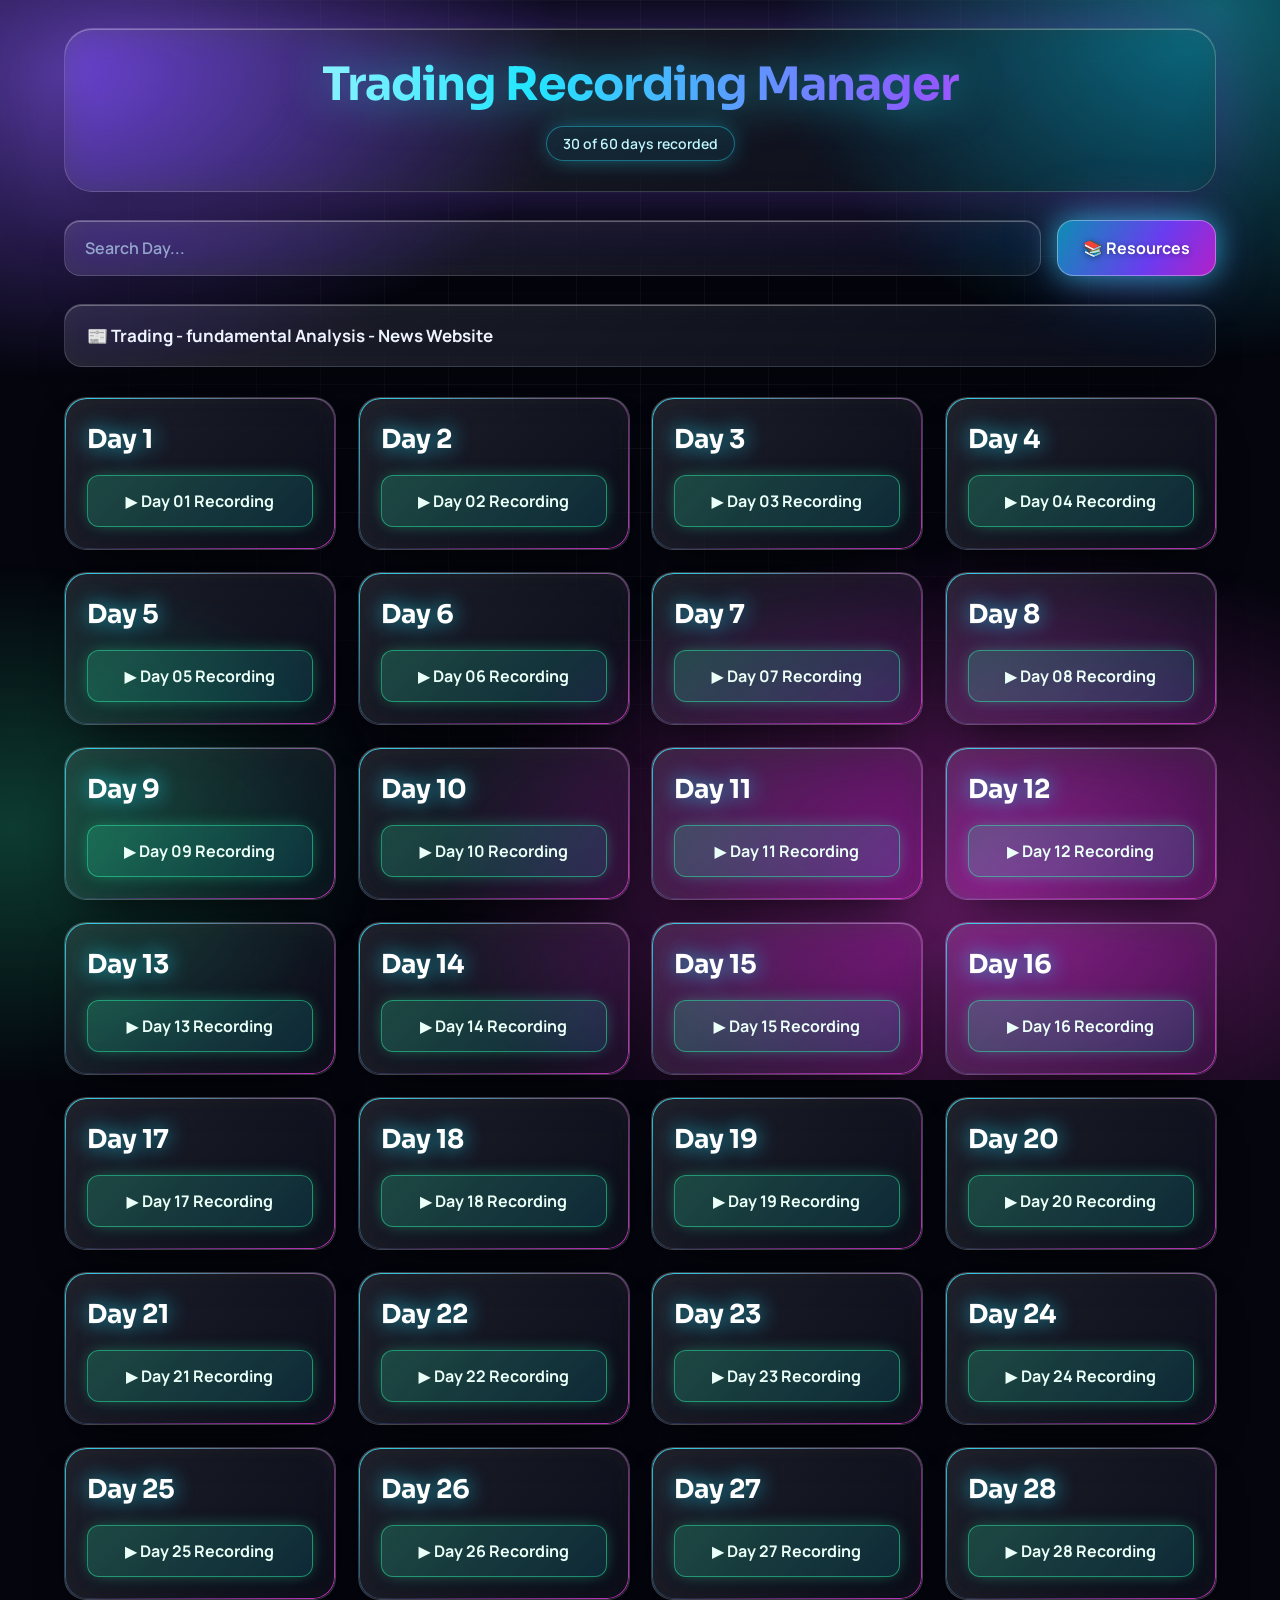
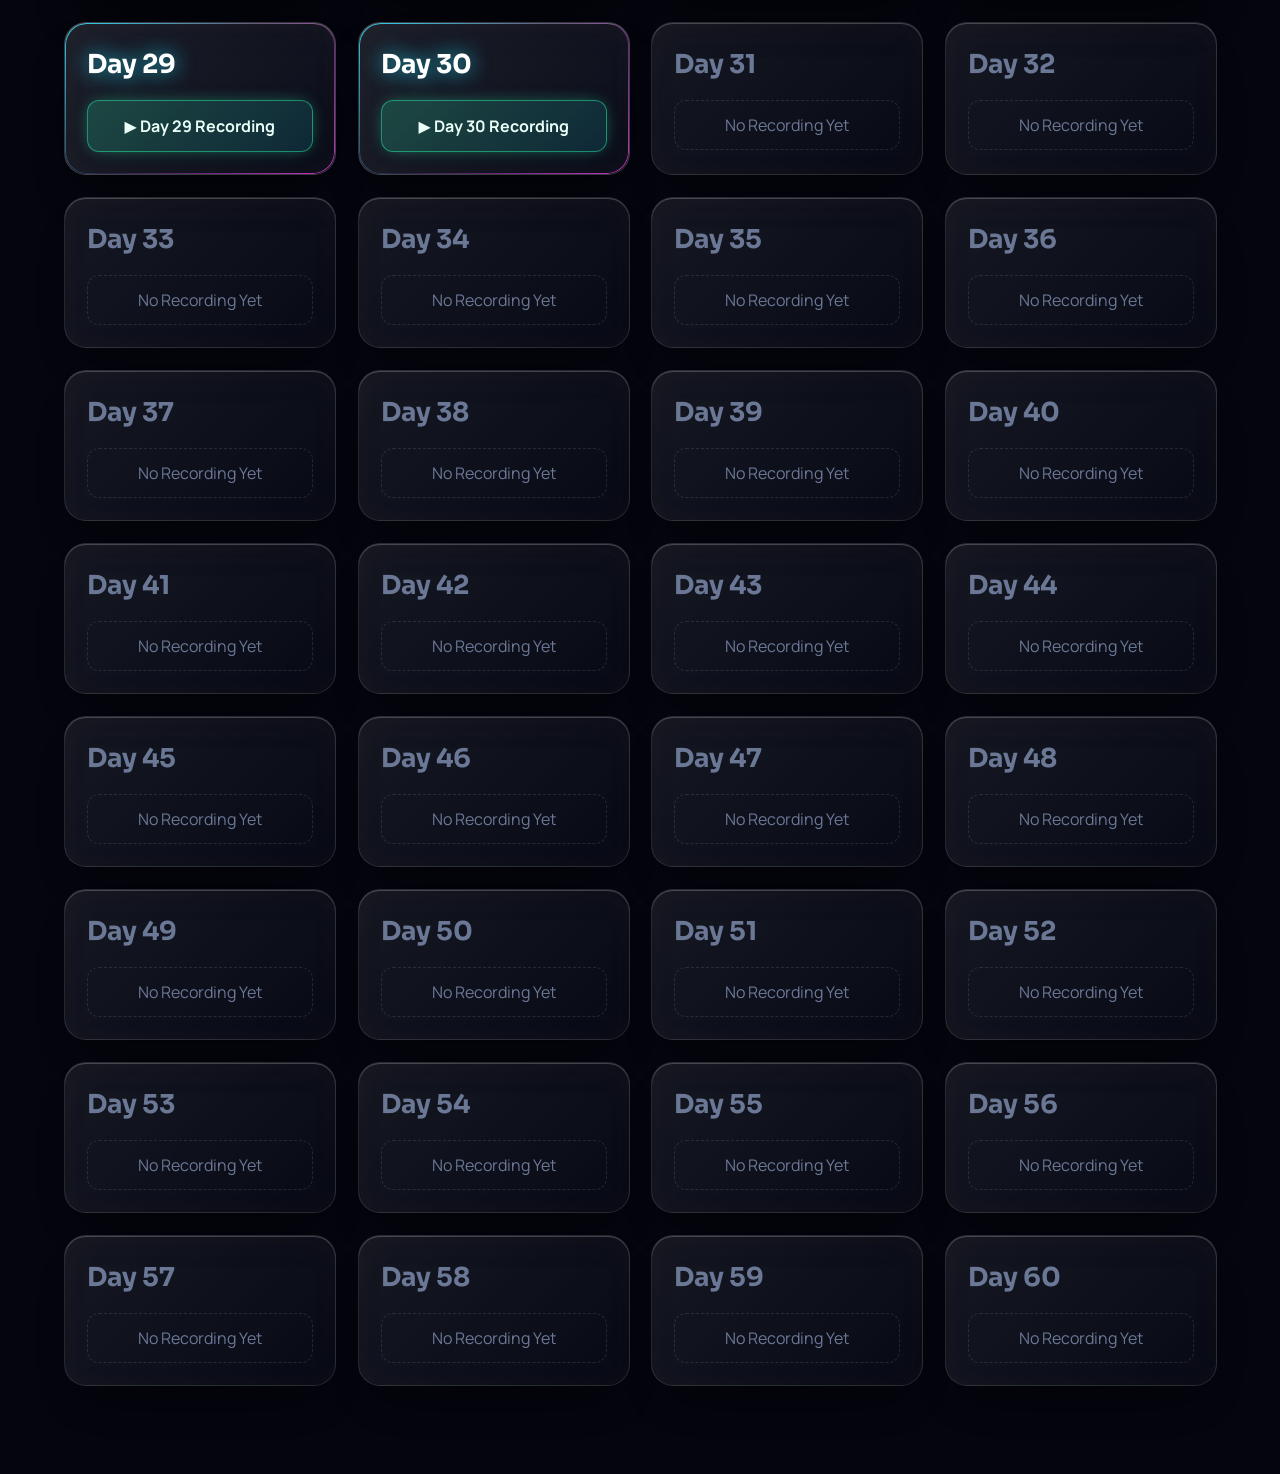
<file: index.html>
<!DOCTYPE html>
<html lang="en">
<head>
<meta charset="UTF-8">
<meta name="viewport" content="width=device-width, initial-scale=1.0">
<title>Trading Recording Manager</title>
<link rel="preconnect" href="https://fonts.googleapis.com">
<link rel="preconnect" href="https://fonts.gstatic.com" crossorigin>
<link href="https://fonts.googleapis.com/css2?family=Manrope:wght@400;600;700&family=Sora:wght@600;700&display=swap" rel="stylesheet">
<link rel="stylesheet" href="style.css">
</head>
<body>

<header>
    <h1>Trading Recording Manager</h1>
    <p class="sub" id="progress"></p>
</header>

<div class="container">

    <div class="top-bar">
        <div class="search-box">
            <input type="text" id="searchInput" placeholder="Search Day..." aria-label="Search day">
        </div>
        <button class="resource-btn" onclick="toggleResources()" aria-expanded="false" aria-controls="resourcesPanel">
            📚 Resources
        </button>
    </div>

    <div class="resources-panel" id="resourcesPanel"><div class="panel-inner"><div class="panel-body">
        <h2>Trading Resources</h2>
        <a class="resource-link" href="1 (1).pdf" target="_blank">📈 CANDLESTICK PATTERNS - NEUTRAL BASIC PATTERNS</a>
        <a class="resource-link" href="cp.html" target="_blank">💹 TRADING CANDLESTICK</a>
        <a class="resource-link" href="1.jpeg" target="_blank">📉 CONTINUATION CHART PATTERNS</a>
        <a class="resource-link" href="2.jpeg" target="_blank">📊 BILATERAL CHART PATTERNS</a>
        <a class="resource-link" href="3.jpeg" target="_blank">💰 CHANNEL CHART PATTERNS</a>
        <a class="resource-link" href="4.jpeg" target="_blank">🎯 REVERSAL CHART PATTERNS</a>
        <a class="resource-link" href="Divergences.jpeg" target="_blank">📈 DIVERGENCES</a>
        <a class="resource-link" href="Fibonacci.html" target="_blank">💹 FIBONACCI</a>
    </div></div></div>

    <a href="https://cointelegraph.com/" class="links" target="_blank" rel="noopener">📰 Trading - fundamental Analysis - News Website</a>

    <div class="days-grid" id="daysGrid"></div>

</div>

<footer></footer>

<script>
const recordings = {
1: [{ title:"Day 01 Recording", link:"https://youtu.be/27mF0SpjkqQ?si=B_UF36BPQiLQy0wa" }],
2: [{ title:"Day 02 Recording", link:"https://youtu.be/sy-VjJ5XU0o?si=n8tvuTVRmS_TBcf-" }],
3: [{ title:"Day 03 Recording", link:"https://youtu.be/UnNoaSptHsI?si=vZHW2Tu2ZlXc1hfo" }],
4: [{ title:"Day 04 Recording", link:"https://youtu.be/OH0iZr2qq5o?si=D7xeTT4HljlZBR5N" }],
5: [{ title:"Day 05 Recording", link:"https://youtu.be/z-6WT8LTo_8?si=5udAOTQKJyjdUYtF" }],
6: [{ title:"Day 06 Recording", link:"https://youtu.be/X7aJNvsKo9w?si=H63w-W6yHMsTDO6G" }],
7: [{ title:"Day 07 Recording", link:"https://youtu.be/DJGtpTKuIXk?si=ZxH9nXLr-XNxvJXJ" }],
8: [{ title:"Day 08 Recording", link:"https://youtu.be/zc_RqKJeqxI?si=F7RVIeHyy2PHuETd" }],
9: [{ title:"Day 09 Recording", link:"https://youtu.be/RatadViXf9w?si=YnZ4qYXhC-OeN-v-" }],
10: [{ title:"Day 10 Recording", link:"https://youtu.be/uhAMKpWvu4U?si=Kl6ykBm8bAgkeXfs" }],
11: [{ title:"Day 11 Recording", link:"https://youtu.be/QzQT0V4Sk04?si=lFm00cU87SOjx7-z" }],
12: [{ title:"Day 12 Recording", link:"https://youtu.be/DPX2GyzoK-8?si=o2tLvObXyngCzkRI" }],
13: [{ title:"Day 13 Recording", link:"https://youtu.be/JZ64Kg6914o?si=jJaXiIc0asj2jfAB" }],
14: [{ title:"Day 14 Recording", link:"https://youtu.be/AtOk04kL9VI?si=rmskGV9cfW9sMPtI" }],
15: [{ title:"Day 15 Recording", link:"https://youtu.be/HsQ6nM8VJME?si=hEOeXjlFgt-LxG2f" }],
16: [{ title:"Day 16 Recording", link:"https://youtu.be/tW6C83KKZYM?si=k97epWZclzXWjH-x" }],
17: [{ title:"Day 17 Recording", link:"https://youtu.be/U2HrEhWFoJc?si=9no5hEizIzLuYXSR" }],
18: [{ title:"Day 18 Recording", link:"https://youtu.be/0DNq_BDzqv4?si=k-z0JiHklljaXkNS" }],
19: [{ title:"Day 19 Recording", link:"https://youtu.be/Nk4cSc5jRo0?si=pgHtQZdSoIyaLrnw" }],
20: [{ title:"Day 20 Recording", link:"https://youtu.be/08WAKsbIkyI?si=ppaRR6c68ZYFrfCF" }],
21: [{ title:"Day 21 Recording", link:"https://youtu.be/NL0rXP9yZyo?si=-eRkm2YYKm-bUh8l" }],
22: [{ title:"Day 22 Recording", link:"https://youtu.be/qGcoZ1HUTy4?si=_v6Q5IZyKsNQRxuW" }],
23: [{ title:"Day 23 Recording", link:"https://youtu.be/6rXkeCpztXA?si=QC4uXrRvhJMK87RO" }],
24: [{ title:"Day 24 Recording", link:"https://youtu.be/tCK7p75ILJs?si=YQrZXQLwyAMRp0O_" }],
25: [{ title:"Day 25 Recording", link:"https://youtu.be/dOivCqlWPyo?si=G7Nxh0MvURQFlpsj" }],
26: [{ title:"Day 26 Recording", link:"https://youtu.be/UmMKY8EZnvU?si=mGyYStnN-4sEMMeB" }],
27: [{ title:"Day 27 Recording", link:"https://youtu.be/ImThXHjKJns?si=kya7jI0E7VRKEYCg" }],
28: [{ title:"Day 28 Recording", link:"https://youtu.be/AVBb-oe-doI?si=t1ufyVSZi7icYJuh" }],
29: [{ title:"Day 29 Recording", link:"https://youtu.be/5LqHp2gNcjg?si=Udh54nK6uzYmw_pc" }],
30: [{ title:"Day 30 Recording", link:"https://youtu.be/RGLUQ3aRowU?si=3n3HXe0ucxV0ieOi" }],
31: [{ title:"", link:"#" }],
32: [{ title:"", link:"#" }],
33: [{ title:"", link:"#" }],
35: [{ title:"", link:"#" }],
36: [{ title:"", link:"#" }],
37: [{ title:"", link:"#" }],
38: [{ title:"", link:"#" }],
39: [{ title:"", link:"#" }],
40: [{ title:"", link:"#" }],
41: [{ title:"", link:"#" }],
42: [{ title:"", link:"#" }],
43: [{ title:"", link:"#" }],
44: [{ title:"", link:"#" }],
45: [{ title:"", link:"#" }],
46: [{ title:"", link:"#" }],
47: [{ title:"", link:"#" }],
48: [{ title:"", link:"#" }],
49: [{ title:"", link:"#" }],
50: [{ title:"", link:"#" }],
51: [{ title:"", link:"#" }],
52: [{ title:"", link:"#" }],
53: [{ title:"", link:"#" }],
54: [{ title:"", link:"#" }],
55: [{ title:"", link:"#" }],
56: [{ title:"", link:"#" }],
57: [{ title:"", link:"#" }],
58: [{ title:"", link:"#" }],
59: [{ title:"", link:"#" }],
60: [{ title:"", link:"#" }]
};

const daysGrid = document.getElementById("daysGrid");
const hasRec = d => recordings[d] && recordings[d].length > 0 && recordings[d][0].title !== "";

function renderCards(filter=""){
    daysGrid.innerHTML = "";
    for(let day = 1; day <= 60; day++){
        if(!(`Day ${day}`.toLowerCase().includes(filter.toLowerCase()))) continue;
        const done = hasRec(day);
        const card = document.createElement("div");
        card.className = "day-card" + (done ? " has-rec" : "");
        const body = done
            ? recordings[day].map(r => `<a class="record-btn" href="${r.link}" target="_blank" rel="noopener">▶ ${r.title}</a>`).join("")
            : `<div class="empty">No Recording Yet</div>`;
        card.innerHTML = `<div class="day-title">Day ${day}</div>${body}`;
        daysGrid.appendChild(card);
    }
}

function toggleResources(){
    const open = document.getElementById("resourcesPanel").classList.toggle("open");
    document.querySelector(".resource-btn").setAttribute("aria-expanded", open);
}

renderCards();
document.getElementById("progress").textContent =
    `${Array.from({length:60},(_,i)=>i+1).filter(hasRec).length} of 60 days recorded`;

document.getElementById("searchInput").addEventListener("input", function(){
    renderCards(this.value);
});

// Cursor spotlight + 3D tilt (mouse only, skipped for reduced motion)
const calm = matchMedia("(prefers-reduced-motion: reduce)").matches;
document.addEventListener("pointermove", e => {
    if(e.pointerType !== "mouse") return;
    const el = e.target.closest(".day-card, .resource-link, .links");
    if(!el) return;
    const r = el.getBoundingClientRect(), x = e.clientX - r.left, y = e.clientY - r.top;
    el.style.setProperty("--mx", x + "px");
    el.style.setProperty("--my", y + "px");
    if(el.classList.contains("day-card") && !calm){
        el.style.setProperty("--ry", ((x / r.width) - .5) * 14 + "deg");
        el.style.setProperty("--rx", (.5 - (y / r.height)) * 14 + "deg");
    }
});
document.addEventListener("pointerout", e => {
    const el = e.target.closest(".day-card");
    if(el && !el.contains(e.relatedTarget)){
        el.style.removeProperty("--rx");
        el.style.removeProperty("--ry");
    }
});
</script>

</body>
</html>
</file>
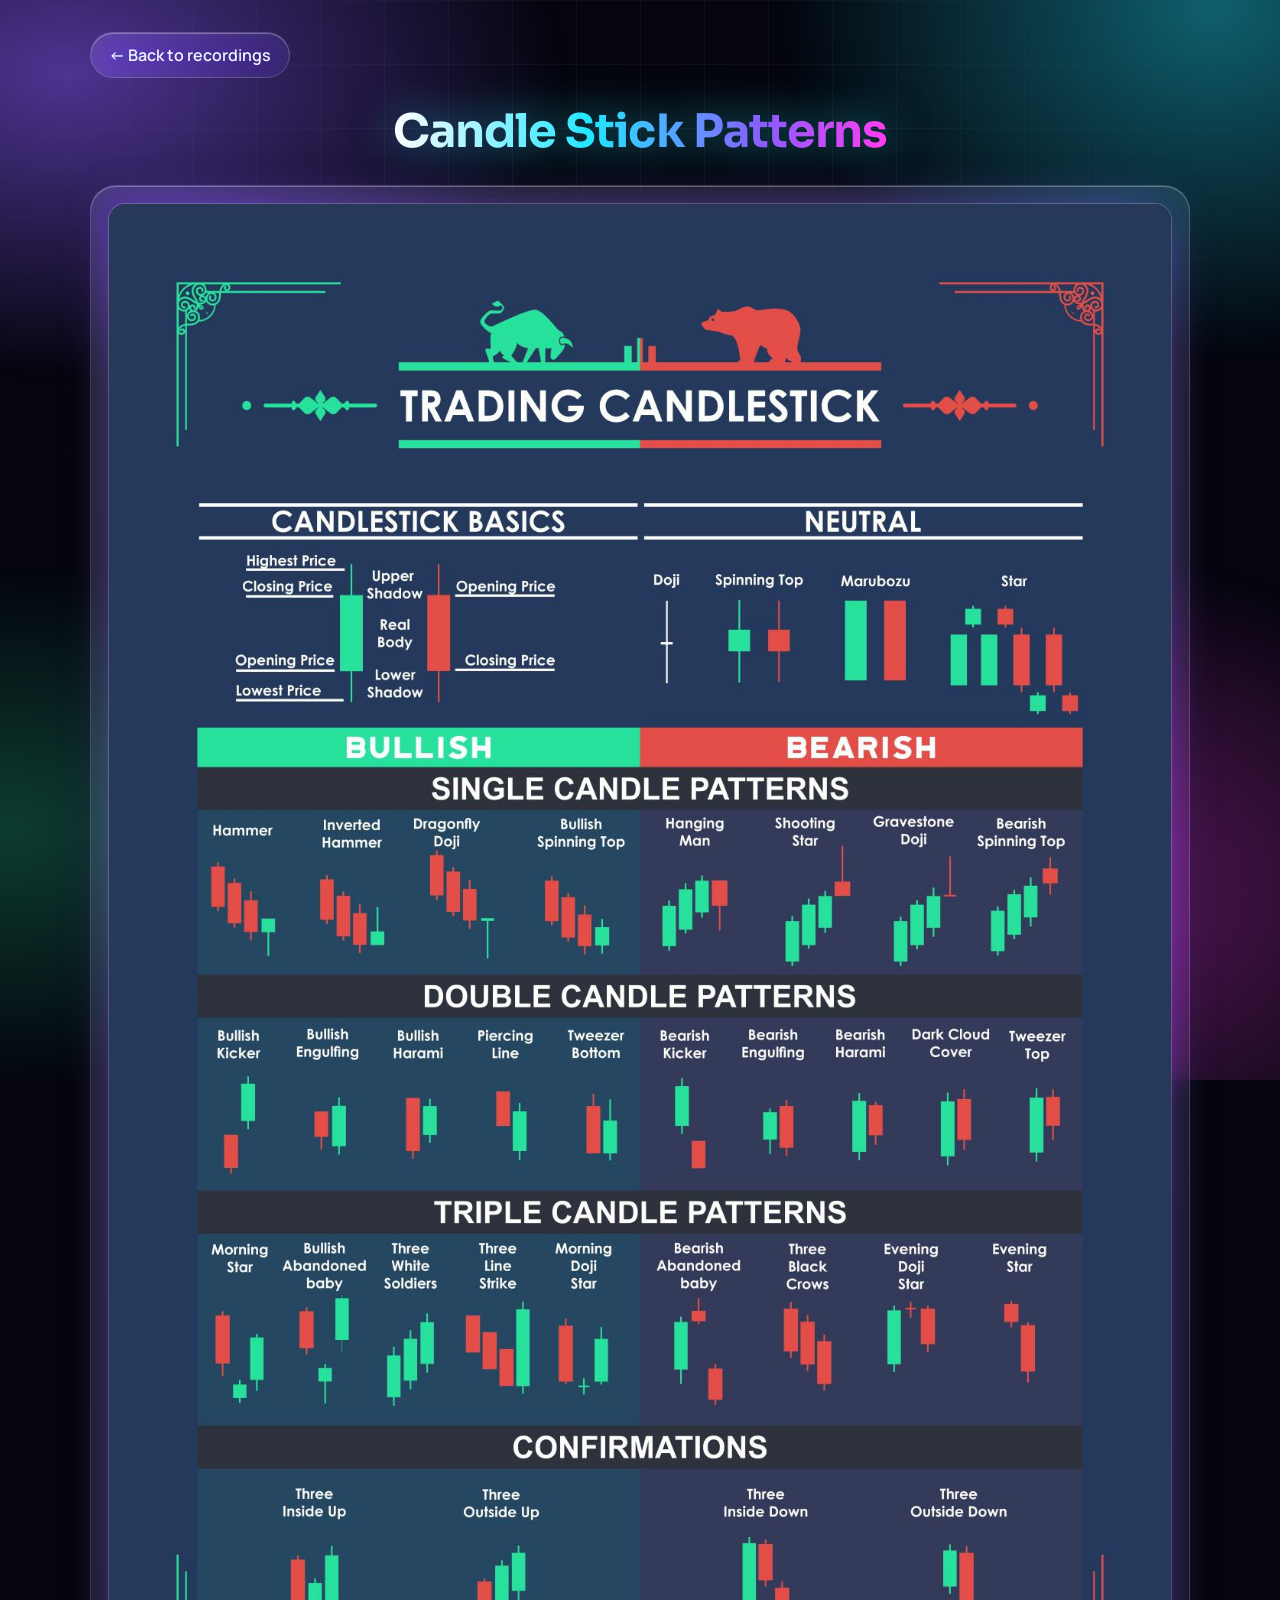
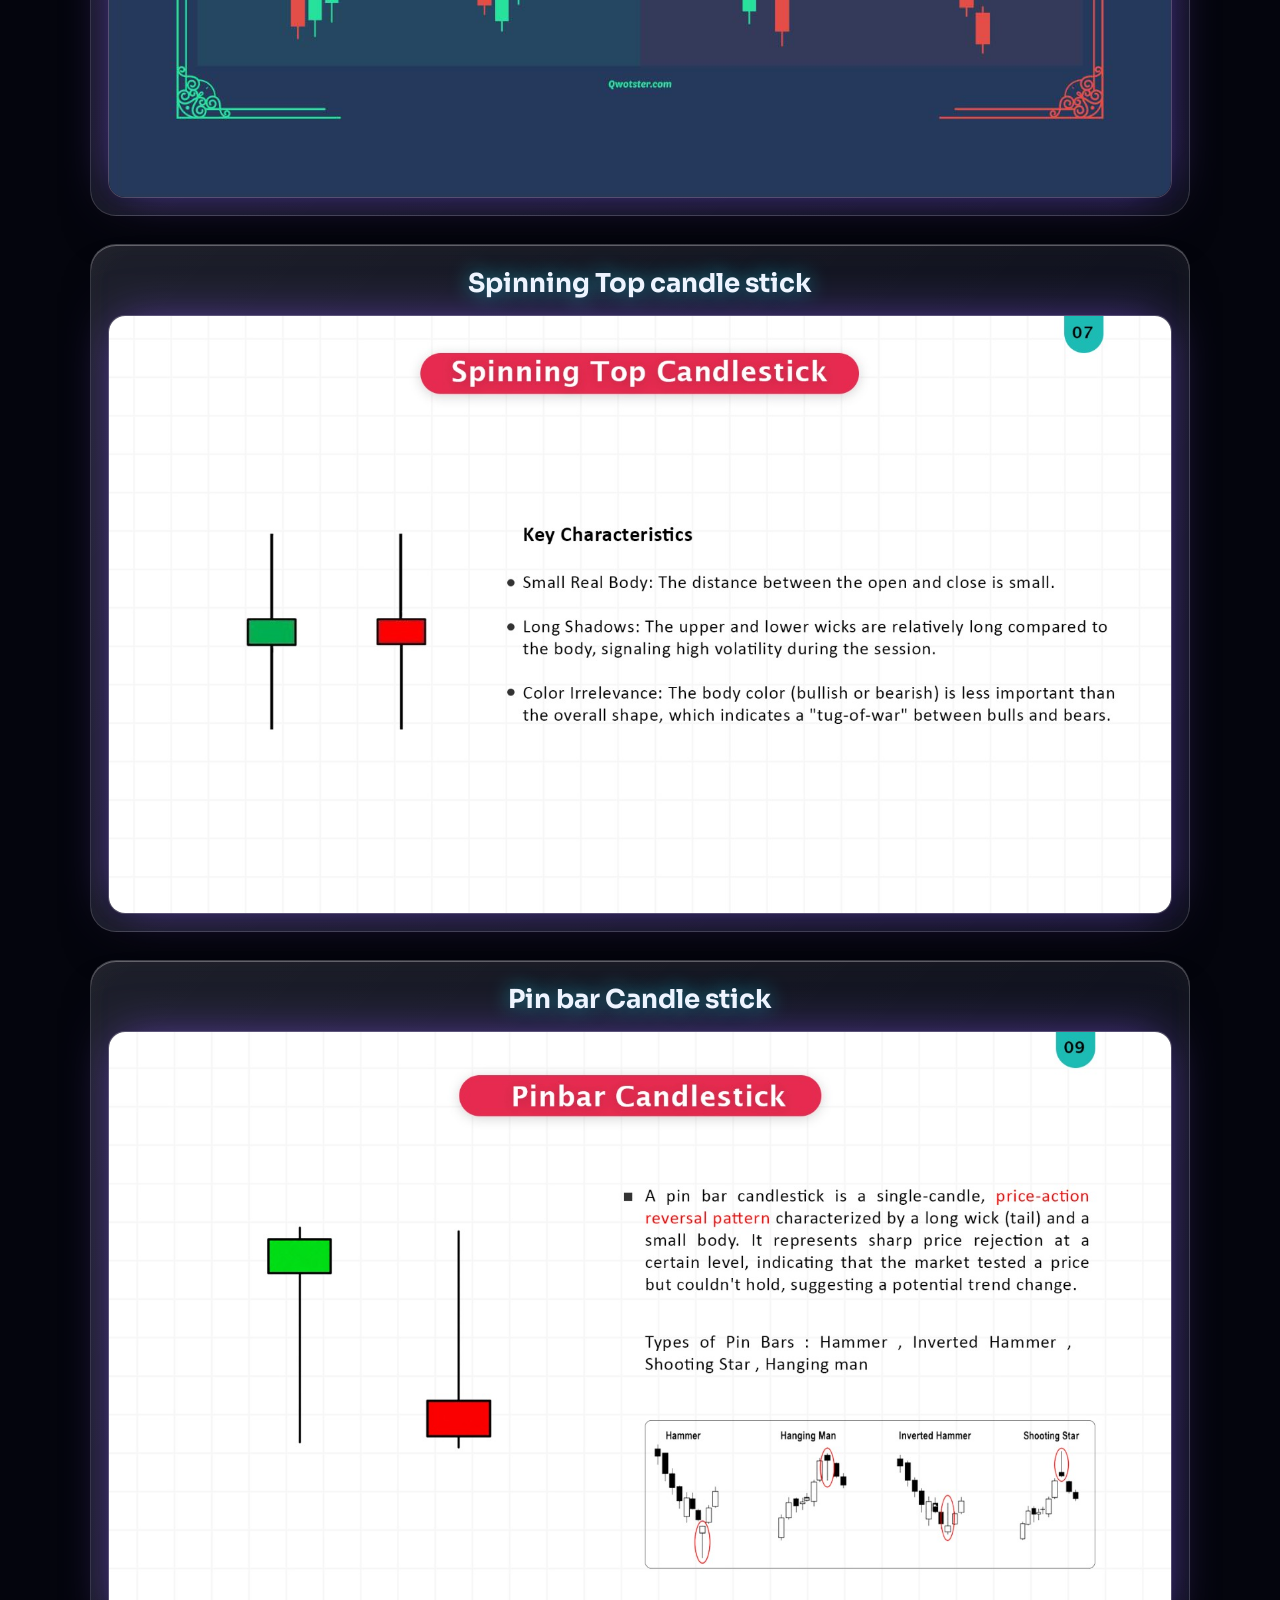
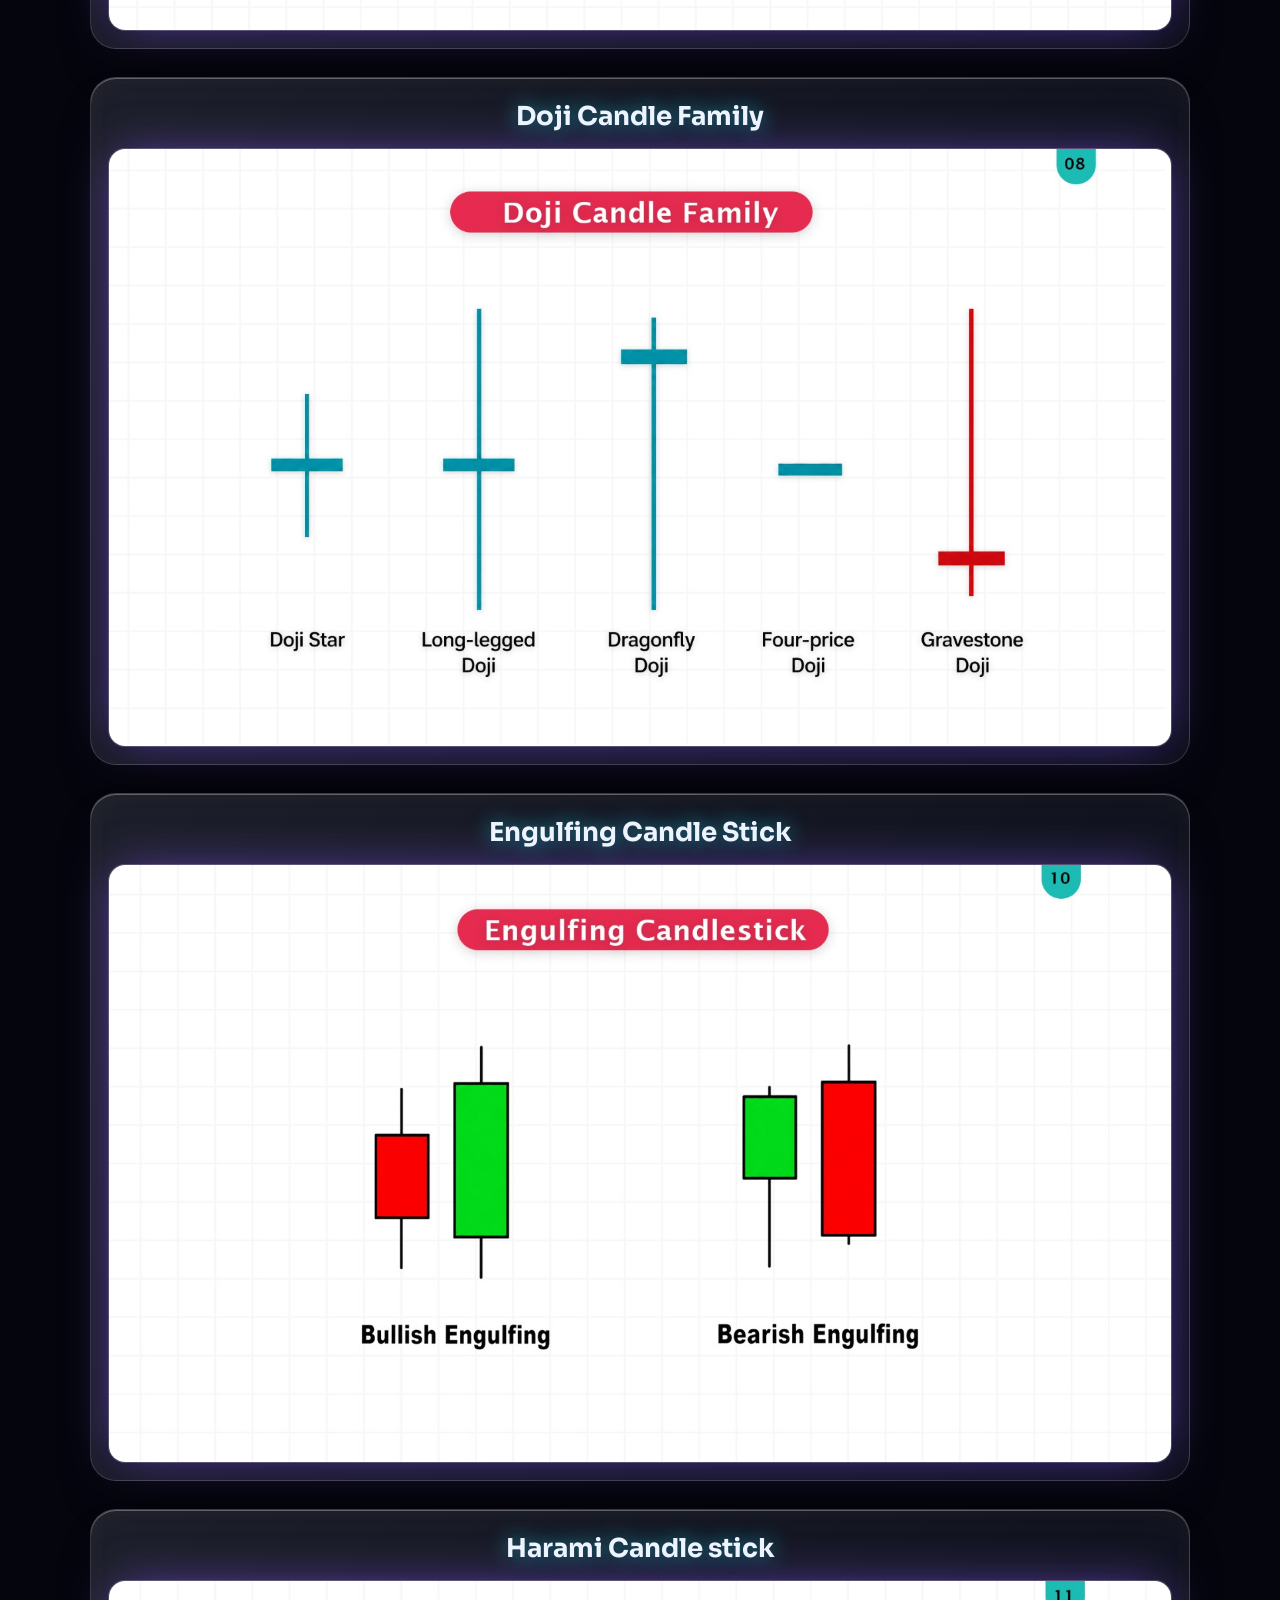
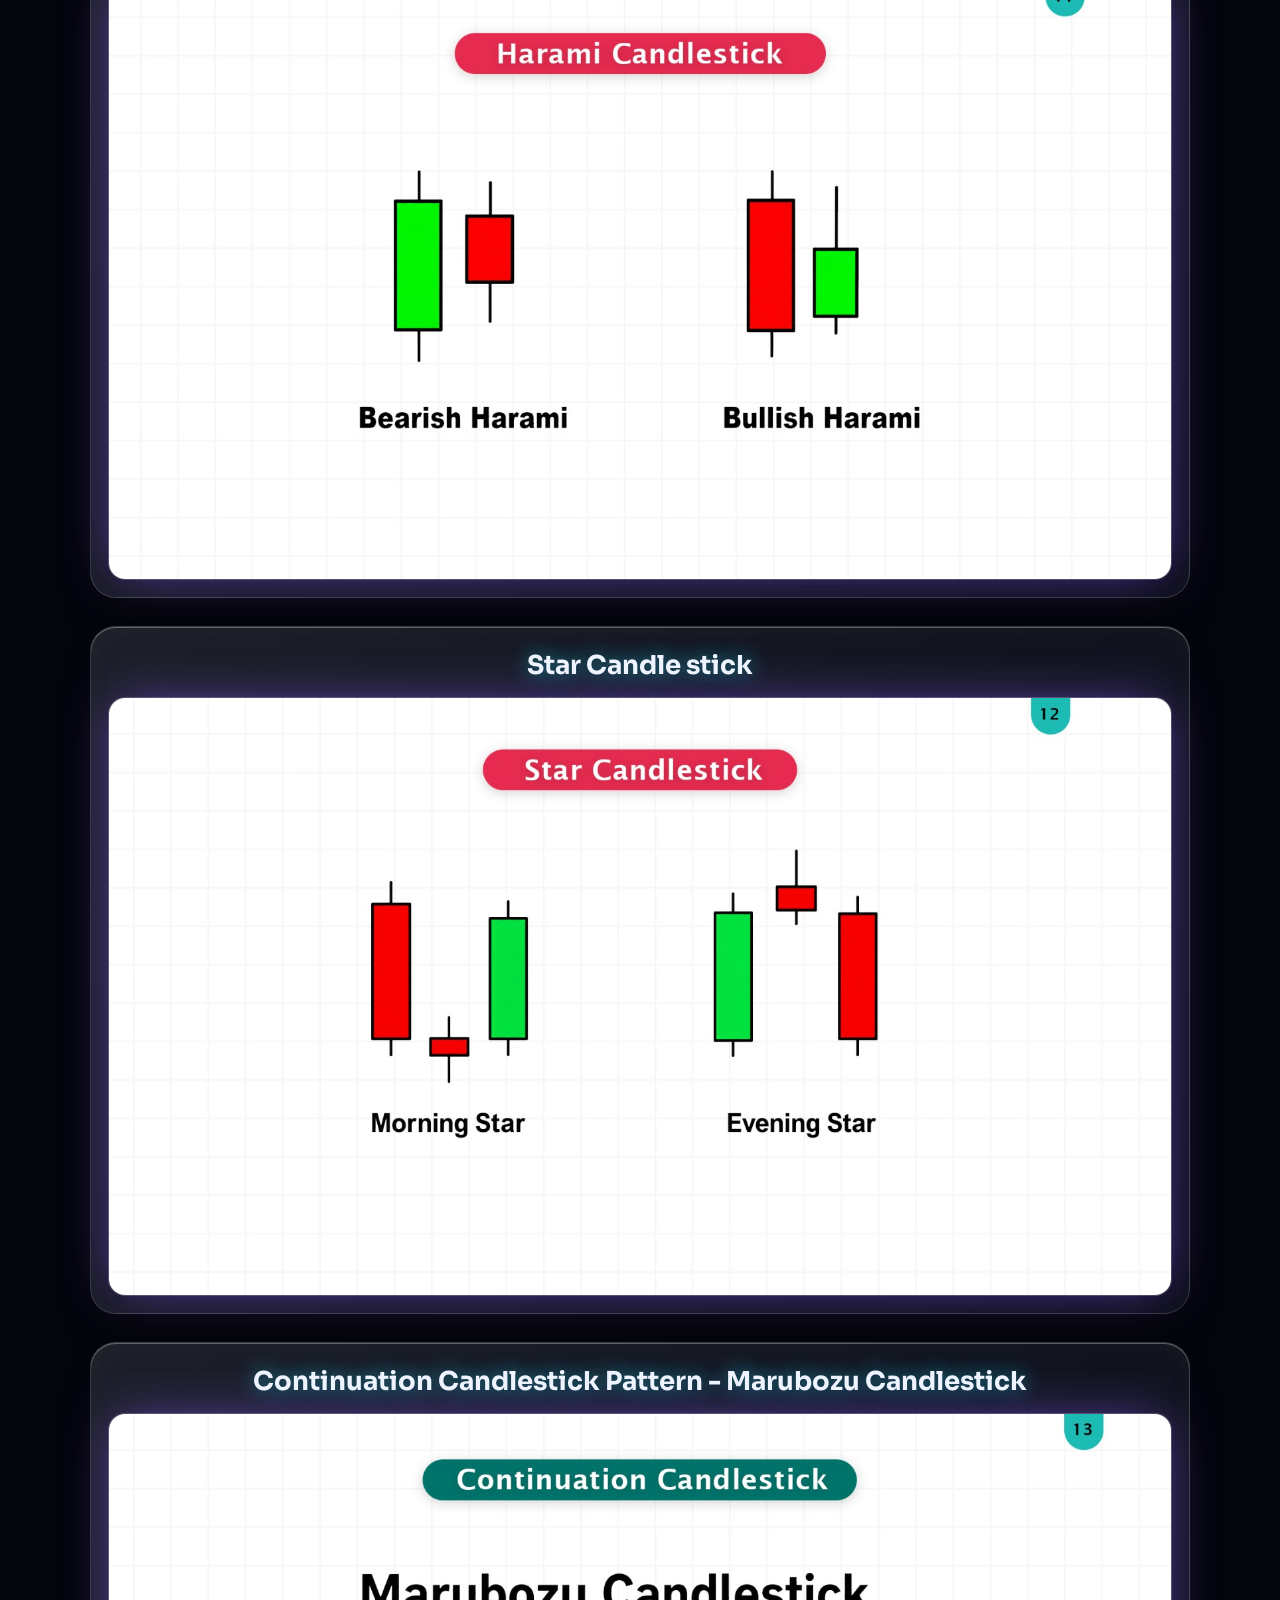
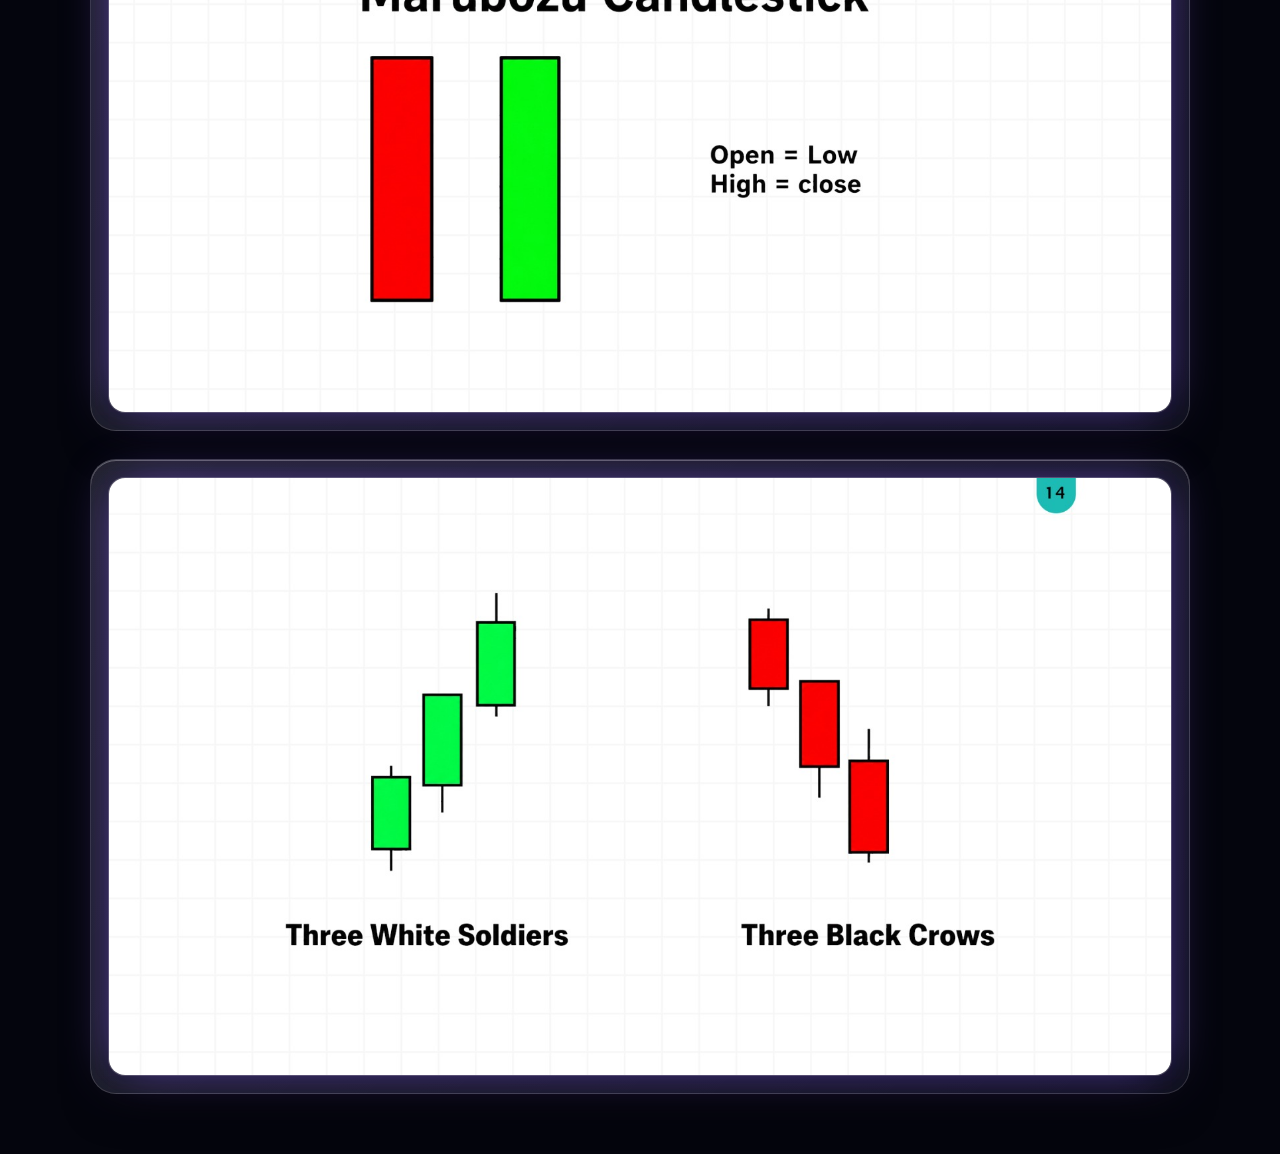
<file: cp.html>
<!DOCTYPE html>
<html lang="en">
<head>
    <meta charset="UTF-8">
    <meta name="viewport" content="width=device-width, initial-scale=1.0">
    <title>Candle Stick Patterns</title>
    <link rel="preconnect" href="https://fonts.googleapis.com">
    <link rel="preconnect" href="https://fonts.gstatic.com" crossorigin>
    <link href="https://fonts.googleapis.com/css2?family=Manrope:wght@400;600;700&family=Sora:wght@600;700&display=swap" rel="stylesheet">
    <link rel="stylesheet" href="style.css">
</head>
<body>
<main class="page">
    <a class="back" href="index.html">← Back to recordings</a>
    <h1 class="page-title">Candle Stick Patterns</h1>
    <figure class="shot"><img src="img14.jpg" alt="Candle stick patterns overview" loading="lazy"></figure>
    <figure class="shot"><figcaption>Spinning Top candle stick</figcaption><img src="CP01.jpeg" alt="Spinning Top candle stick" loading="lazy"></figure>
    <figure class="shot"><figcaption>Pin bar Candle stick</figcaption><img src="CP02.jpeg" alt="Pin bar Candle stick" loading="lazy"></figure>
    <figure class="shot"><figcaption>Doji Candle Family</figcaption><img src="CP03.jpeg" alt="Doji Candle Family" loading="lazy"></figure>
    <figure class="shot"><figcaption>Engulfing Candle Stick</figcaption><img src="CP04.jpeg" alt="Engulfing Candle Stick" loading="lazy"></figure>
    <figure class="shot"><figcaption>Harami Candle stick</figcaption><img src="CP05.jpeg" alt="Harami Candle stick" loading="lazy"></figure>
    <figure class="shot"><figcaption>Star Candle stick</figcaption><img src="CP06.jpeg" alt="Star Candle stick" loading="lazy"></figure>
    <figure class="shot"><figcaption>Continuation Candlestick Pattern - Marubozu Candlestick</figcaption><img src="CP07.jpeg" alt="Continuation Candlestick Pattern - Marubozu Candlestick" loading="lazy"></figure>
    <figure class="shot"><img src="CP08.jpeg" alt="Candle stick pattern reference" loading="lazy"></figure>
</main>
</body>
</html>
</file>
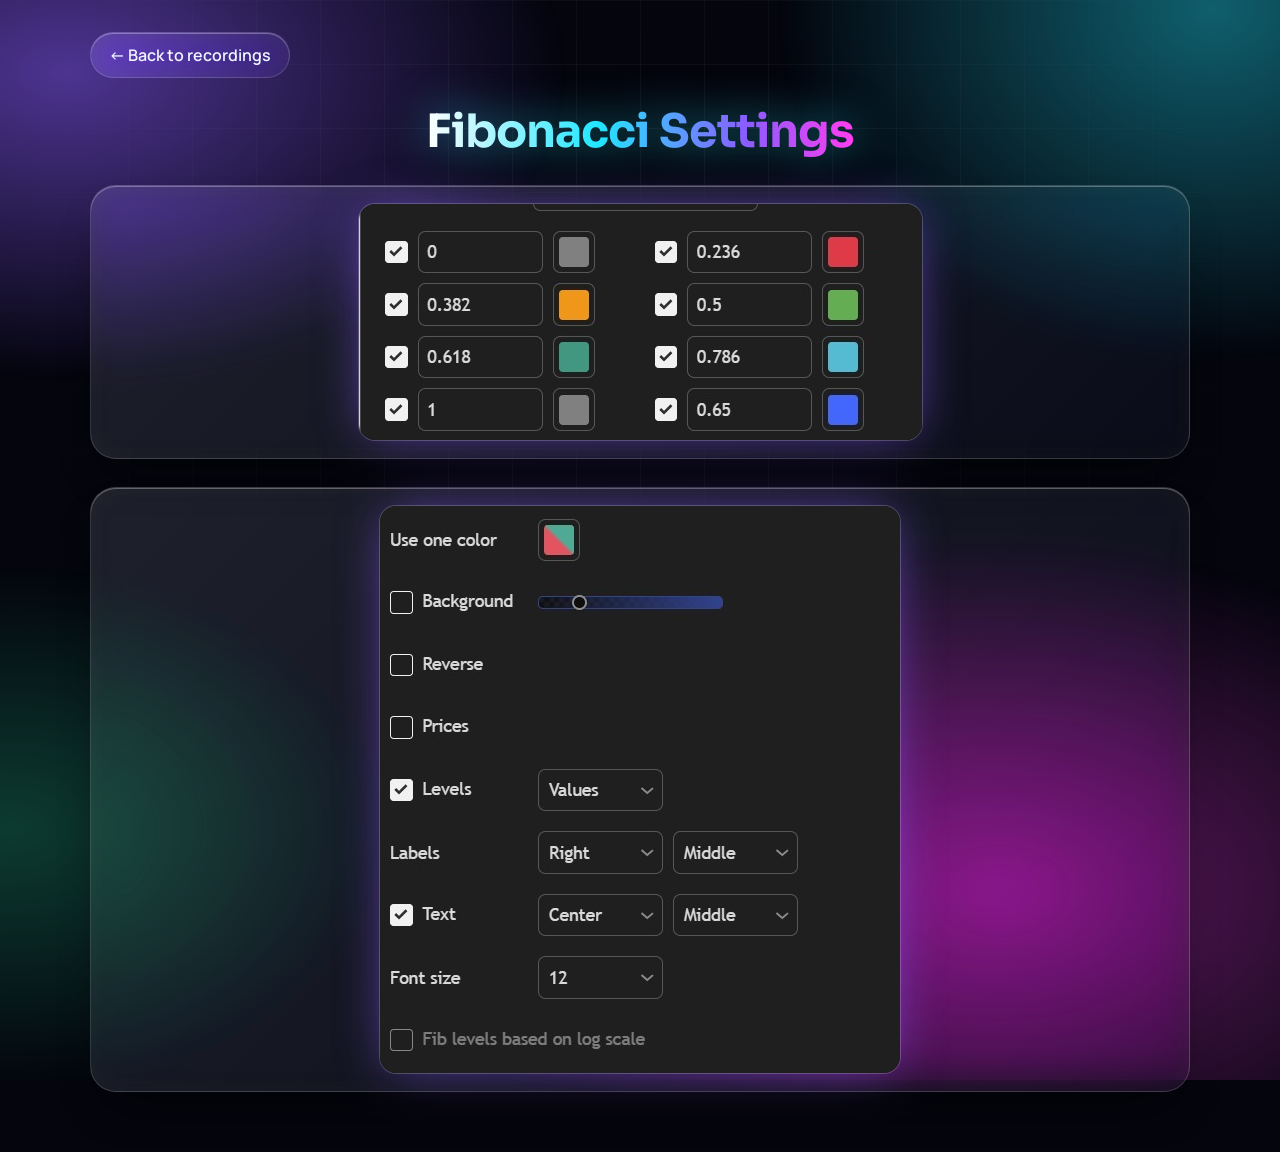
<file: Fibonacci.html>
<!DOCTYPE html>
<html lang="en">
<head>
    <meta charset="UTF-8">
    <meta name="viewport" content="width=device-width, initial-scale=1.0">
    <title>Fibonacci</title>
    <link rel="preconnect" href="https://fonts.googleapis.com">
    <link rel="preconnect" href="https://fonts.gstatic.com" crossorigin>
    <link href="https://fonts.googleapis.com/css2?family=Manrope:wght@400;600;700&family=Sora:wght@600;700&display=swap" rel="stylesheet">
    <link rel="stylesheet" href="style.css">
</head>
<body>
<main class="page">
    <a class="back" href="index.html">← Back to recordings</a>
    <h1 class="page-title">Fibonacci Settings</h1>
    <figure class="shot"><img src="Fibonacci.jpeg" alt="Fibonacci settings" loading="lazy"></figure>
    <figure class="shot"><img src="Fibonacci1.jpeg" alt="Fibonacci settings" loading="lazy"></figure>
</main>
</body>
</html>
</file>
<file: style.css>
:root{
  --void:#04050d;--ink:#eef4ff;--mute:#94a6cc;
  --cyan:#22e6ff;--violet:#8b5cff;--pink:#ff3df0;--mint:#2dffb2;
  --stroke:rgba(255,255,255,.16);--r:22px;
  --display:'Sora','Segoe UI',system-ui,sans-serif;
  --body:'Manrope','Segoe UI',system-ui,sans-serif;
}
*{margin:0;padding:0;box-sizing:border-box}
html{color-scheme:dark;scroll-behavior:smooth}
body{font-family:var(--body);color:var(--ink);background:var(--void);min-height:100vh;overflow-x:hidden;line-height:1.5}
::selection{background:rgba(34,230,255,.35)}
:focus-visible{outline:2px solid var(--cyan);outline-offset:3px;border-radius:12px}

/* Aurora + grid backdrop */
body::before{content:"";position:fixed;inset:-20%;z-index:-2;pointer-events:none;will-change:transform;
  background:
    radial-gradient(40% 35% at 18% 20%,rgba(139,92,255,.55),transparent 70%),
    radial-gradient(35% 40% at 82% 15%,rgba(34,230,255,.40),transparent 70%),
    radial-gradient(45% 40% at 70% 85%,rgba(255,61,240,.38),transparent 70%),
    radial-gradient(30% 30% at 15% 80%,rgba(45,255,178,.22),transparent 70%);
  animation:aurora 28s ease-in-out infinite alternate}
body::after{content:"";position:fixed;inset:0;z-index:-1;pointer-events:none;
  background-image:linear-gradient(rgba(255,255,255,.045) 1px,transparent 1px),linear-gradient(90deg,rgba(255,255,255,.045) 1px,transparent 1px);
  background-size:64px 64px;
  -webkit-mask-image:radial-gradient(ellipse at 50% 30%,#000 20%,transparent 75%);
  mask-image:radial-gradient(ellipse at 50% 30%,#000 20%,transparent 75%)}
@keyframes aurora{to{transform:translate3d(4%,3%,0) rotate(8deg) scale(1.1)}}

/* Frosted glass surfaces */
header,.search-box input,.resources-panel,.day-card,.links,.shot,.back{
  background:linear-gradient(135deg,rgba(255,255,255,.11),rgba(255,255,255,.03));
  border:1px solid var(--stroke);
  -webkit-backdrop-filter:blur(16px) saturate(170%);backdrop-filter:blur(16px) saturate(170%);
  box-shadow:inset 0 1px 0 rgba(255,255,255,.3),inset 0 0 30px rgba(255,255,255,.03),0 24px 48px -24px rgba(0,0,0,.8)}

header{width:90%;max-width:1300px;margin:28px auto 0;padding:30px 20px;text-align:center;border-radius:28px;
  box-shadow:inset 0 1px 0 rgba(255,255,255,.3),0 0 90px -20px rgba(139,92,255,.6),0 24px 48px -24px rgba(0,0,0,.8)}
header h1,.page-title{font-family:var(--display);font-weight:700;font-size:clamp(26px,5vw,46px);letter-spacing:-.02em;line-height:1.1;
  background:linear-gradient(90deg,#fff,var(--cyan) 40%,var(--violet) 75%,var(--pink));
  -webkit-background-clip:text;background-clip:text;color:transparent;filter:drop-shadow(0 0 22px rgba(34,230,255,.55))}
.sub{display:inline-block;margin-top:16px;padding:6px 16px;border-radius:999px;border:1px solid rgba(34,230,255,.4);
  background:rgba(34,230,255,.08);color:#bff6ff;font-size:14px;font-weight:600;box-shadow:0 0 24px -6px rgba(34,230,255,.6)}

.container{width:90%;max-width:1300px;margin:28px auto}
.top-bar{display:flex;gap:16px;margin-bottom:26px;flex-wrap:wrap}
.search-box{flex:1 1 220px}
.search-box input{width:100%;padding:16px 20px;border-radius:16px;color:var(--ink);font:600 16px var(--body);transition:border-color .3s,box-shadow .3s}
.search-box input::placeholder{color:var(--mute)}
.search-box input:focus{outline:none;border-color:var(--cyan);
  box-shadow:inset 0 1px 0 rgba(255,255,255,.3),0 0 0 3px rgba(34,230,255,.18),0 0 40px -4px rgba(34,230,255,.65)}

.resource-btn{position:relative;overflow:hidden;padding:16px 26px;border:0;border-radius:16px;cursor:pointer;
  font:700 16px var(--body);color:#fff;text-shadow:0 1px 6px rgba(0,0,0,.35);
  background:linear-gradient(120deg,#0b8fb3,#6a3cf0 60%,#b320c8);
  box-shadow:inset 0 0 0 1px rgba(255,255,255,.35),0 0 28px rgba(34,230,255,.55),0 0 60px -10px rgba(139,92,255,.8);
  transition:transform .3s,box-shadow .3s}
.resource-btn::after{content:"";position:absolute;inset:0;background:linear-gradient(110deg,transparent 30%,rgba(255,255,255,.5) 50%,transparent 70%);transform:translateX(-120%);transition:transform .7s}
.resource-btn:hover{transform:translateY(-3px) scale(1.03);box-shadow:inset 0 0 0 1px rgba(255,255,255,.5),0 0 44px rgba(34,230,255,.8),0 0 90px -8px rgba(255,61,240,.7)}
.resource-btn:hover::after{transform:translateX(120%)}
.resource-btn:active{transform:scale(.97)}

/* Resources panel: animated open */
.resources-panel{display:grid;grid-template-rows:0fr;opacity:0;visibility:hidden;margin-bottom:0;border-radius:24px;
  transition:grid-template-rows .5s cubic-bezier(.2,.8,.2,1),opacity .4s,visibility .5s,margin .5s}
.resources-panel.open{grid-template-rows:1fr;opacity:1;visibility:visible;margin-bottom:28px;
  box-shadow:inset 0 1px 0 rgba(255,255,255,.3),0 0 70px -18px rgba(139,92,255,.7),0 24px 48px -24px rgba(0,0,0,.8)}
.panel-inner{overflow:hidden;min-height:0}
.panel-body{padding:24px}
.resources-panel h2{font-family:var(--display);font-size:22px;color:#fff;margin-bottom:18px;text-shadow:0 0 22px rgba(34,230,255,.8)}

/* Spotlight that follows the cursor */
.day-card,.links,.resource-link{position:relative;overflow:hidden}
.day-card{--glow:34,230,255}.links{--glow:255,61,240}.resource-link{--glow:139,92,255}
.day-card::before,.links::before,.resource-link::before{content:"";position:absolute;inset:0;border-radius:inherit;pointer-events:none;opacity:0;transition:opacity .35s;
  background:radial-gradient(240px circle at var(--mx,50%) var(--my,0%),rgba(var(--glow),.32),transparent 65%)}
.day-card:hover::before,.links:hover::before,.resource-link:hover::before{opacity:1}
.day-card>*{position:relative;z-index:1}

.resource-link{display:block;padding:15px 18px;margin-bottom:12px;border-radius:14px;color:var(--ink);text-decoration:none;font-weight:600;
  background:rgba(255,255,255,.06);border:1px solid rgba(255,255,255,.12);transition:transform .3s,border-color .3s,box-shadow .3s}
.resource-link:hover{transform:translateX(8px);border-color:var(--violet);box-shadow:0 0 32px -4px rgba(139,92,255,.7)}

.links{display:flex;align-items:center;gap:12px;padding:18px 22px;margin-bottom:30px;border-radius:18px;color:var(--ink);text-decoration:none;font-weight:700;font-size:17px;
  transition:transform .3s,border-color .3s,box-shadow .3s}
.links:hover{transform:translateY(-3px);border-color:rgba(255,61,240,.65);
  box-shadow:inset 0 1px 0 rgba(255,255,255,.3),0 0 40px -4px rgba(255,61,240,.55)}

/* Day cards: 3D tilt + glow */
.days-grid{display:grid;grid-template-columns:repeat(auto-fill,minmax(230px,1fr));gap:22px;perspective:1100px}
.day-card{padding:22px;border-radius:var(--r);opacity:.72;
  transform:perspective(900px) translateY(var(--lift,0px)) rotateX(var(--rx,0deg)) rotateY(var(--ry,0deg));
  transition:transform .15s ease-out,border-color .3s,box-shadow .3s,opacity .3s}
.day-card:hover{--lift:-8px;opacity:1;border-color:rgba(34,230,255,.6);
  box-shadow:inset 0 1px 0 rgba(255,255,255,.35),0 0 44px -4px rgba(34,230,255,.5),0 34px 60px -22px rgba(139,92,255,.75)}
.day-card.has-rec{opacity:1}
.day-card.has-rec::after{content:"";position:absolute;inset:0;border-radius:inherit;padding:1px;pointer-events:none;
  background:linear-gradient(135deg,rgba(34,230,255,.9),rgba(139,92,255,.15) 45%,rgba(255,61,240,.8));
  -webkit-mask:linear-gradient(#000 0 0) content-box,linear-gradient(#000 0 0);-webkit-mask-composite:xor;
  mask:linear-gradient(#000 0 0) content-box exclude,linear-gradient(#000 0 0)}
.day-title{font-family:var(--display);font-size:26px;font-weight:700;margin-bottom:16px;color:#fff;text-shadow:0 0 20px rgba(34,230,255,.8)}
.day-card:not(.has-rec) .day-title{color:var(--mute);text-shadow:none}

.record-btn{display:block;padding:13px;border-radius:12px;text-align:center;text-decoration:none;font-weight:700;color:#eafff7;
  background:linear-gradient(135deg,rgba(45,255,178,.2),rgba(34,230,255,.12));border:1px solid rgba(45,255,178,.45);
  box-shadow:0 0 18px -6px rgba(45,255,178,.6);transition:transform .25s,box-shadow .25s,background .25s}
.record-btn:hover{transform:translateY(-2px) scale(1.02);background:linear-gradient(135deg,rgba(45,255,178,.4),rgba(34,230,255,.25));
  box-shadow:0 0 30px rgba(45,255,178,.75),inset 0 1px 0 rgba(255,255,255,.4)}
.empty{text-align:center;padding:12px;color:var(--mute);border:1px dashed rgba(255,255,255,.16);border-radius:12px}
footer{padding:30px}

/* Sub pages (cp.html, Fibonacci.html) */
.page{width:90%;max-width:1100px;margin:32px auto 60px;display:flex;flex-direction:column;align-items:center;gap:28px}
.back{align-self:flex-start;padding:10px 18px;border-radius:999px;color:var(--ink);text-decoration:none;font-weight:600;transition:border-color .3s,box-shadow .3s}
.back:hover{border-color:var(--cyan);box-shadow:inset 0 1px 0 rgba(255,255,255,.3),0 0 30px -4px rgba(34,230,255,.6)}
.shot{width:100%;padding:18px;border-radius:26px;text-align:center}
.shot figcaption{font:700 clamp(18px,3vw,26px) var(--display);margin:4px 0 16px;text-shadow:0 0 20px rgba(34,230,255,.6)}
.shot img{display:block;max-width:100%;height:auto;margin:0 auto;border-radius:16px;box-shadow:0 0 0 1px rgba(255,255,255,.2),0 0 50px -10px rgba(139,92,255,.7)}

@media(max-width:560px){.top-bar{flex-direction:column}.resource-btn{width:100%}}
@media(prefers-reduced-motion:reduce){body::before{animation:none}*{transition-duration:.01ms!important}.day-card{transform:none!important}}
@supports not ((backdrop-filter:blur(1px)) or (-webkit-backdrop-filter:blur(1px))){
  header,.search-box input,.resources-panel,.day-card,.links,.shot,.back{background:rgba(20,22,48,.88)}}
</file>
